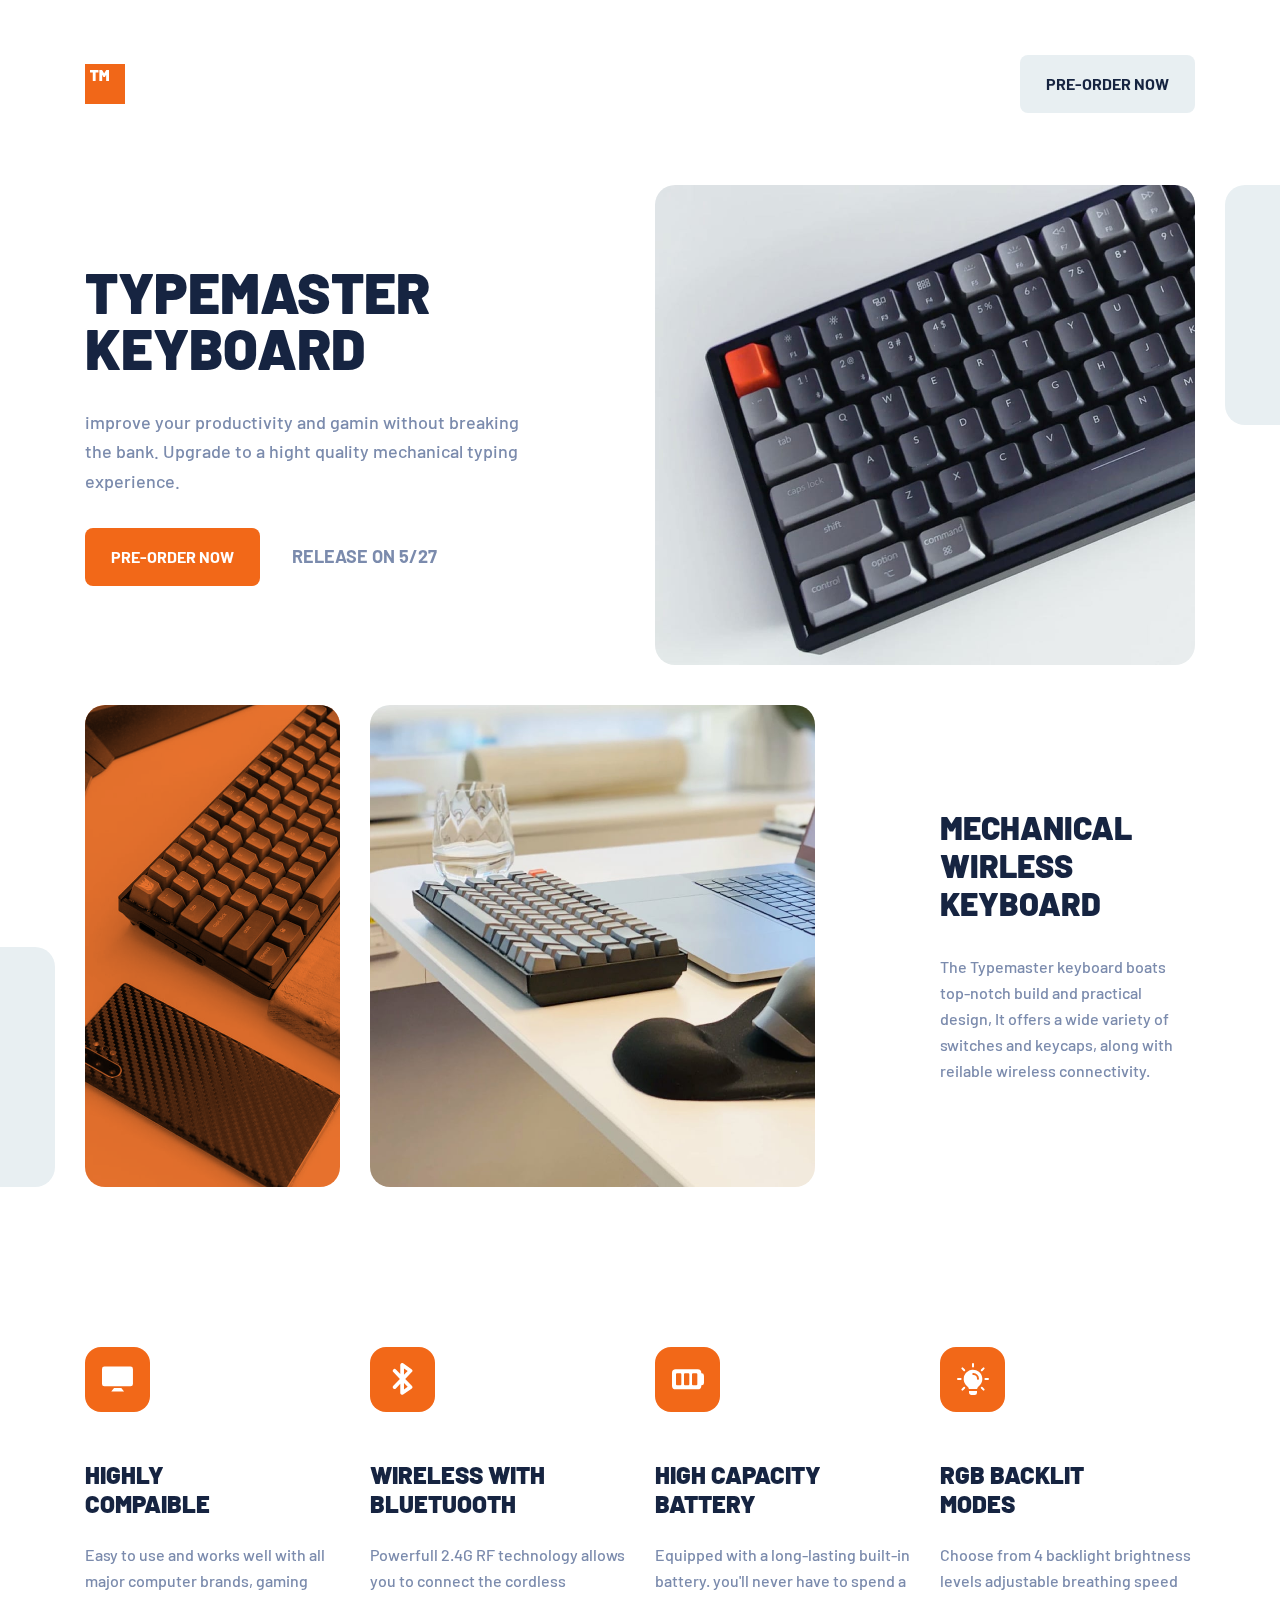
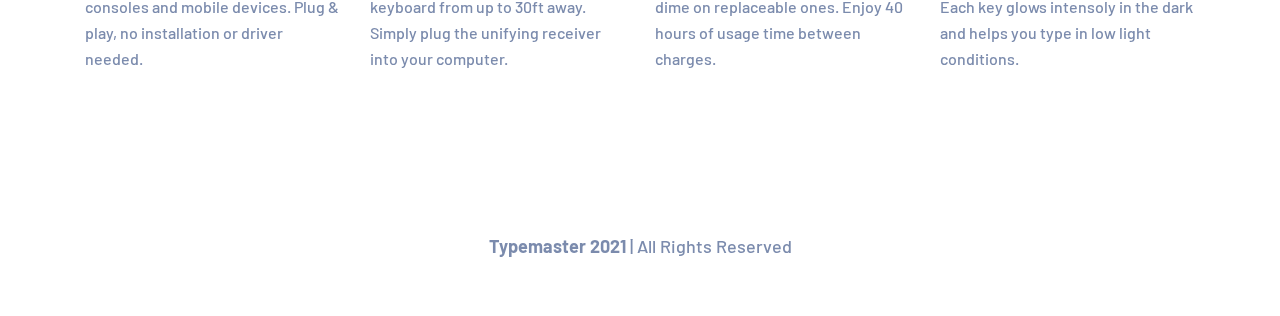
<file: index.html>
<!DOCTYPE html>
<!--2:10  -->
<html lang="en">
  <head>
    <meta charset="UTF-8" />
    <meta name="viewport" content="width=device-width, initial-scale=1.0" />
    <link
      rel="icon"
      type="image/png"
      sizes="32x32"
      href="assets/favicon-32x32.png"
    />
    <link rel="stylesheet" href="style.css" />
    <title>Frontend Mentor | Typemaster pre-launch landing page</title>
  </head>
  <body>
    <!-- The header -->
    <header>
      <nav class="grid-main topnav">
        <a href="">
          <img src="assets/shared/logo.svg" width="40" height="40" alt="Typemaster Home">
        </a>
        <button class="button blue">Pre-order now</button>
      </nav>
  </header>
  <!-- Mean -->
  <main>
    <!-- Hero section -->
     <section class="grid-main hero">
        <div class="hero-text">
          <h1 class="headline">Typemaster keyboard</h1>
          <p class="discription">improve your productivity and gamin without breaking the bank. Upgrade to a hight quality mechanical typing experience.</p>
            <button class="button orange">pre-order now</button>
            <p class="info"><strong class="caps">Release on 5/27</strong></p>
        </div>
        <picture class="hero-image">
          <source media="(width >= 75em)" srcset="assets/desktop/image-keyboard.jpg"/>
          <source media="(width >= 43.75em)" srcset="assets/tablet/image-keyboard.jpg"/>
          <img  src="assets/mobile/image-keyboard.jpg" 
          alt="mechanical keyboard" width="1080" height="960">
        </picture>
        
      <div class="gray-block"></div>
     </section>
     <!-- Details section -->
     <section class="grid-main details">
       <div class="gray-block"></div>
       <picture class="details-image ">
         <source media="(width >= 75em)" srcset="assets/desktop/image-phone-and-keyboard.jpg"/>
         <source media="(width >= 43.75em)" srcset="assets/tablet/image-phone-and-keyboard.jpg"/>
         <img  src="assets/mobile/image-phone-and-keyboard.jpg" 
         alt="phone and keyboard" width="744" height="662">
        </picture>
        <picture class="details-image">
          <source media="(width >= 75em)" srcset="assets/desktop/image-glass-and-keyboard.jpg"/>
          <source media="(width >= 43.75em)" srcset="assets/tablet/image-glass-and-keyboard.jpg"/>
          <img  src="assets/mobile/image-glass-and-keyboard.jpg" 
          alt="glass and keyboard" width="440" height="386">
        </picture>
        <div class="details-text">
          <h2 class="headline">Mechanical wirless keyboard</h2>
          <p class="discription small">The Typemaster keyboard boats top-notch build and practical design, It offers a wide variety of switches and keycaps, along with reilable wireless connectivity.</p>
        </div>
        
     </section>
     <!-- Features section -->
      <section class="grid-main features">
        
        <div class="feature">
          <div class="icon">
            <img src="assets/shared/icon-compatible.svg" alt="" width="32" height="32">
          </div>
          <h3>Highly compaible</h3>
          <p class="small">Easy to use and works well with all
             major computer brands, gaming
             consoles and mobile devices. Plug &
             play, no installation or driver 
             needed.
          </p>
        </div>
        <div class="feature">
          <div class="icon">
            <img src="assets/shared/icon-bluetooth.svg" alt="" width="32" height="32">
          </div>
          <h3>Wireless with bluetuooth</h3>
          <p class="small">Powerfull 2.4G RF technology allows you
            to connect the cordless keyboard from up to 30ft away. Simply plug the unifying
            receiver into your computer.
          </p>
        </div>
        <div class="feature">
          <div class="icon">
            <img src="assets/shared/icon-battery.svg" alt="" width="32" height="32">
          </div>
          <h3>high capacity battery</h3>
          <p class="small">Equipped with a long-lasting built-in 
            battery. you'll never have to spend a dime on replaceable ones. Enjoy 40
            hours of usage time between charges.
          </p>
        </div>
        <div class="feature">
          <div class="icon">
            <img src="assets/shared/icon-light.svg" alt="" width="32" height="32">
          </div>
          <h3>Rgb backlit modes</h3>
          <p class="small">Choose from 4 backlight brightness levels adjustable breathing speed
            Each key glows intensoly in the dark and 
            helps you type in low light conditions.
          </p>
        </div>
        
      </section>
  </main>
  <!-- Footer -->
  <footer>
    <p><strong>Typemaster 2021</strong> | All Rights Reserved</p>
  </footer>
  </body>
</html>
</file>
<file: style.css>
/* barlow-500 - latin */
@font-face {
  font-display: swap; /* Check https://developer.mozilla.org/en-US/docs/Web/CSS/@font-face/font-display for other options. */
  font-family: 'Barlow';
  font-style: normal;
  font-weight: 500;
  src: url('../fonts/barlow-v12-latin-500.woff2') format('woff2'); /* Chrome 36+, Opera 23+, Firefox 39+, Safari 12+, iOS 10+ */
}
/* barlow-900 - latin */
@font-face {
  font-display: swap; /* Check https://developer.mozilla.org/en-US/docs/Web/CSS/@font-face/font-display for other options. */
  font-family: 'Barlow';
  font-style: normal;
  font-weight: 900;
  src: url('../fonts/barlow-v12-latin-900.woff2') format('woff2'); /* Chrome 36+, Opera 23+, Firefox 39+, Safari 12+, iOS 10+ */
}
/* barlow-700 - latin */
@font-face {
  font-display: swap; /* Check https://developer.mozilla.org/en-US/docs/Web/CSS/@font-face/font-display for other options. */
  font-family: 'Barlow';
  font-style: normal;
  font-weight: 700;
  src: url('../fonts/barlow-v12-latin-700.woff2') format('woff2'); /* Chrome 36+, Opera 23+, Firefox 39+, Safari 12+, iOS 10+ */
}

:root {
  --orange: hsl(22, 89%, 52%);
  --orange-lt: hsl(22, 100%, 69%);
  --blue: hsl(220, 50%, 17%);
  --blue-lt: hsl(221, 23%, 58%);
  --gray-lt: hsl(198, 28%, 93%);
  --white: hsl(0, 0%, 100%);
  --space-sm: 24px;
  --space-med: 64px;
  --space-lg: 120px;
}

*,
*::before,
*::after {
  box-sizing: border-box;
}

body {
  font-family: 'Barlow', Arial, Helvetica, sans-serif;
  color: var(--blue);
  margin: 0;
  color: var(--blue);
  padding-block: 24px;
}

h1,
h2,
h3 {
  margin: 0;
  font-weight: 900;
  text-transform: uppercase;
}

h1 {
  font-size: 3rem;
  font-size: clamp(3rem, 2.111111111111111rem + 1.8518518518518516vw, 3.5rem);
  line-height: 1;
  max-width: 18ch;
}
h2 {
  font-size: 2rem;
}
h3 {
  font-size: 1.5rem;
}
p {
  font-size: 1rem;
  font-size: clamp(1rem, 0.9431818181818182rem + 0.24242424242424243vw, 1.125rem);
  color: var(--blue-lt);
  line-height: 1.626;
  max-width: 45ch;
  margin: 0;
}
p.small {
  font-size: 1rem;
}
p > strong {
  font-weight: 700;
}
strong.caps {
  text-transform: uppercase;
}

img {
  display: block;
  max-width: 100%;
  height: auto;
  object-fit: cover;
}


button {
  font-family: inherit;
}
button:hover {
  cursor: pointer;
}

.button { /* Basic button */
  font-size: 1rem;
  line-height: 1.625;
  text-transform: uppercase;
  font-weight: 700;
  padding: 11px 14px;
  border: 0;
  border-radius: 8px;
  transition: 150ms, ease-in-out;
  transition-property: background-color, color;
}
 
.button.blue { /* Blue button */
  background-color: var(--gray-lt);
  color: var(--blue);
}
.button.blue:hover {
  background-color: var(--blue);
  color: var(--white);
}

.button.orange {
  background-color: var(--orange);
  color: var(--white);
}
.button.orange:hover {
  background-color: var(--orange-lt);
  color: var(--white);
}
picture {
  border-radius: 20px;
  overflow: hidden;
}
picture.flush-left {
  border-radius: 0 20px 20px 0;
}
picture.flush-right {
  border-radius: 20px 0 0 20px;
}
.grid-main {
  display: grid;
  grid-template-columns: 
  4px 
  repeat(3, calc((100% - 48px - 2 * 20px)/3))
  4px ;
  column-gap: 20px;
  align-items: center;
}



 
.topnav a {
  grid-column: 2;
}
.topnav button {
  grid-column: 3/-2;
  justify-self: end ;
}

.hero {
  padding-block: var(--space-med) var(--space-sm);
  row-gap: var(--space-med); 
}

.hero-text {
  grid-column: 2 / -2;
  display: grid;
  grid-template-columns: auto 1fr;
  grid-template-rows: repeat(3, auto);
  gap: 32px ;
  align-items: center;
}

.hero-text > * {
  grid-column: 1/-1;
}

.hero-text .info,
.hero-text .button {
  grid-column: span 1;
}

.hero-image {
  grid-column: 2 / -1;
  border-radius: 20px 0 0 20px;
}
.hero-image img {
  height: 20.6875rem;
  object-position: left center;
}

.gray-block {
  display: none;
  height: 240px;
  border-radius: 20px 0 0 20px;
  background-color: var(--gray-lt);
}

/* Details section */

.details {
  row-gap: var(--space-med);
}
.details-image {
  align-self: stretch;
}
.details-image img{
  width: 100%;
  height: 100%;
}
.details-image:nth-child(2) {
  grid-column: 1/3;
  border-radius: 0 20px 20px 0;
  position: relative;
}
.details-image:nth-child(2)::before {
  content: "";
  position: absolute;
  inset: 0;
  background-color: var(--orange);
  opacity: 0.9;
  mix-blend-mode: multiply;
}
.details-image:nth-child(3) {
  grid-column: 3/-2;

}
.details-text {
  grid-column: 2/-2;
  text-align: center;
  display: flex;
  gap: 32px ;
  flex-direction: column;
  align-items: center;
}


/* Features secrion */
.features {
  row-gap: var(--space-med);
  padding-block-start: var(--space-lg);
}
.feature {
  grid-column: 2/ span 3;
  display: grid;
  justify-items: center;
  text-align: center;

}
.feature .icon {
  background-color: var(--orange);
  border-radius: 16px;
  width: 4.0625rem;
  height: 4.0625rem; 
  display: grid;
  place-items: center;
  margin-block-end: 48px;
  /* margin: 0 auto; */

}
.feature .icon img {
  width: 2rem;
  height: 2rem;
  object-fit: contain;
}
.feature h3 {
  margin-block-end: 24px;
}

footer {
  text-align: center;
  padding-block-start: var(--space-lg);
}
footer > p {
  max-width: none;
}

/* 700px  */

@media (width >= 43.75em) {

  :root {
    --space-sm:40px;
    --space-med:72px;
    --space-lg:140px;

  }
  body {
    padding-block: 40px;
  }

  .button {
    padding: 16px 26px;

  }
  .grid-main {
    display: grid;
    grid-template-columns: 
    10px
    repeat(6, calc((100% - 80px - 5 * 30px)/6))
    10px ;
    column-gap: 30px;
  }
  
  .hero-text {
    grid-column: 2 / 6;
  }
  
  .hero-image {
    grid-column: 6 / -1;
  }
  .hero-image img {
    height: 26.5625rem;
  }

  .details-image:nth-child(2) {
    grid-column: 2/4;
    border-radius: 20px;
  }
  .details-image:nth-child(3) {
    grid-column: 4/-2;
  }
  .details-text {
    flex-direction: row;
    justify-content: space-between;
    align-items: center;
    text-align: left;
  }

  .feature:nth-child(even) {
    grid-column: 5/ span 3;
  }
  .feature {
    justify-items: left;
    text-align: left;
    max-width: 17.5625rem;
  }
  .feature h3 {
    max-width: 14ch;
  }
}

/* 1200px  */

@media (width >= 75em) {

  :root {
    --space-lg:160px;
  }

  body {
    padding-block: 55px;
  }

  .grid-main {
    display: grid;
    grid-template-columns: 
    1fr
    repeat(12, calc((69.375rem - 30px * 11)/12))
    1fr ;
    column-gap: 30px;
  }
  .hero-text {
    grid-column: 2 / 8;
    column-gap: 32px;
  }
  .hero-text .info {
    justify-self: start;
  }
  .hero-image {
    grid-column: 8 / -2;
    border-radius: 20px;
  }
  .hero-image img {
    height: 30rem;
  }
  .gray-block {
    grid-column: -2 / -1;
    display:block;
    align-self: flex-start;
  }

  .details-image:nth-child(2) {
    grid-column: 2/5;
    border-radius: 20px;
  }
  .details-image:nth-child(3) {
    grid-column: 5/10;
  
  }
  .details-text {
    grid-column: 11 / -2;
    flex-direction: column;
  }
  .details .gray-block {
    grid-column: 1;
    align-self: self-end;
    border-radius: 0 20px 20px 0;
  }

  .feature, .feature:nth-child(even) {
    grid-column-start: auto;
  }
  .feature:nth-child(1) {
    grid-column-start: 2;
  }
}
</file>
